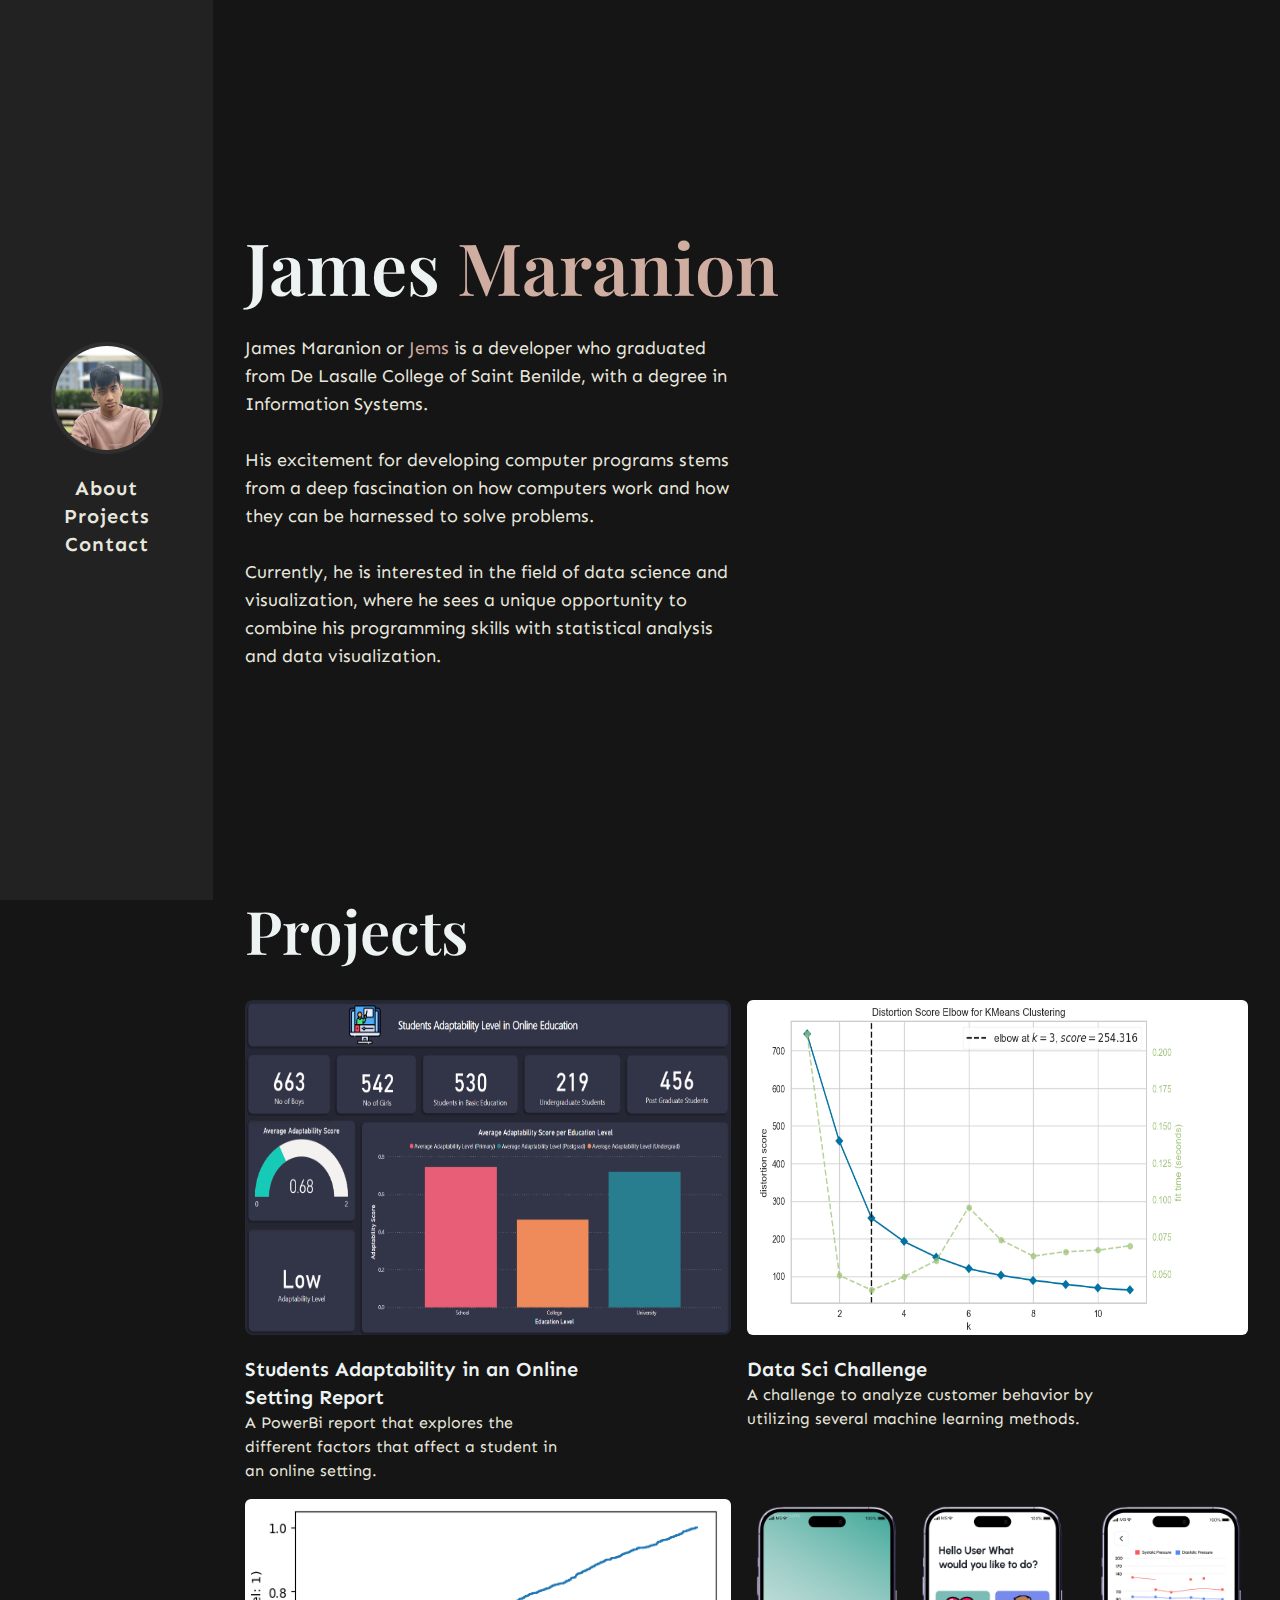
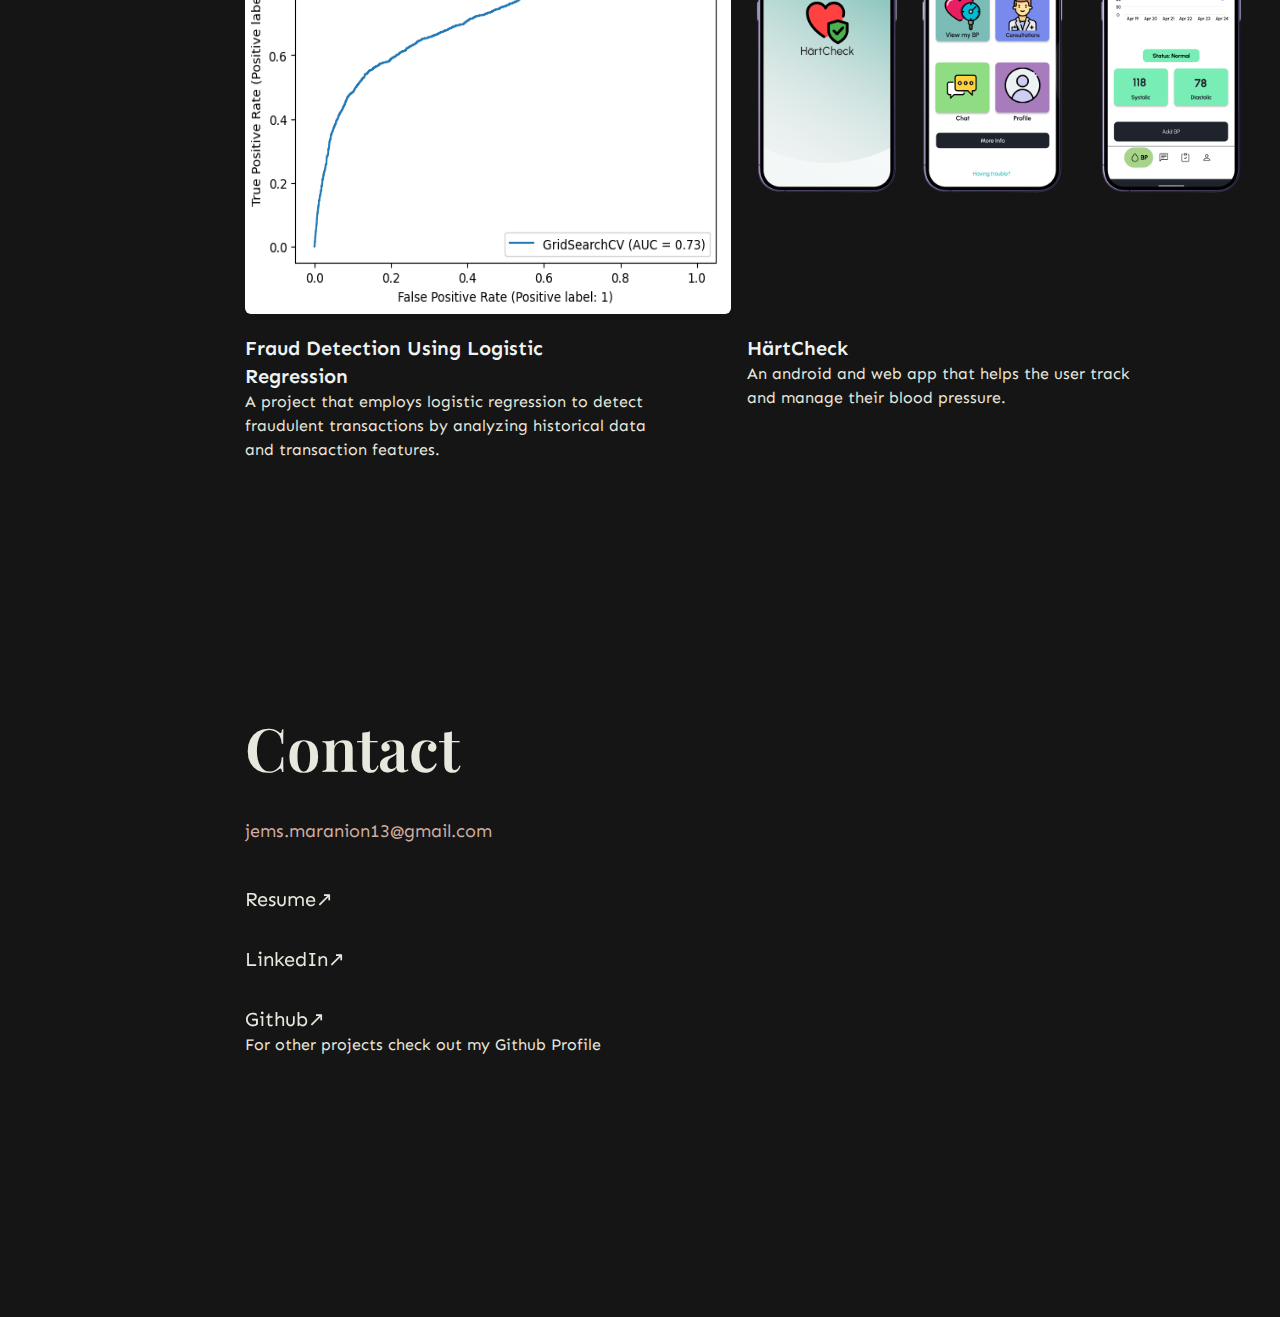
<file: index.html>
<!DOCTYPE html>
<html lang="en" class="scroll-smooth">
<head>
    <meta charset="UTF-8">
    <meta http-equiv="X-UA-Compatible" content="IE=edge">
    <meta name="viewport" content="width=device-width, initial-scale=1.0">
    <title>James Maranion</title>
    <link rel="stylesheet" href="style.css">
    <link href="https://fonts.googleapis.com/css2?family=Sen:wght@400..800&display=swap" rel="stylesheet">
    <link href="https://fonts.googleapis.com/css2?family=Playfair+Display:ital,wght@0,400..900;1,400..900&display=swap" rel="stylesheet">
</head>
<body class="bg-dark flex flex-col lg:flex-row">
    <nav class="bg-lighter-dark flex flex-col items-center justify-center relative top-0 rounded-b-2xl h-32 w-screen  lg:rounded-none lg:sticky lg:w-1/6 lg:h-screen">

        <div class="wrapper flex flex-row lg:flex-col w-screen ml-8 lg:ml-0 lg:w-5/6">

            <div class="img-container items-center justify-center w-1/6 lg:w-full hidden sm:flex">

                <img class="border-dark-border rounded-full overflow-hidden border-solid border-4 m-auto w-28 h-28" src="img/profile_pic.jpg" alt="lmao">
                
            </div>

            <div class="hyperlinks text-light font-sen items-center justify-center sm:justify-end mr-12 lg:mr-0 lg:justify-center flex lg:flex-col space-x-5 lg:space-x-0 w-full lg:mt-5">

                <a class="text-xl font-semibold tracking-wider z-10 transition-colors duration-200 hover:text-light-pink" href="#about">About</a>

                <a class="text-xl font-semibold tracking-wider z-10 transition-colors duration-200 hover:text-light-pink" href="#projects">Projects</a>

                <a class="text-xl font-semibold tracking-wider z-10 transition-colors duration-200 hover:text-light-pink" href="#contact">Contact</a>

        </div>

    </nav>
    
    <main class="w-screen lg:w-5/6 flex flex-col ">

         <section class="about font-sen text-light ml-8 mr-8 flex flex-col h-auto lg:h-screen mt-16 lg:mt-0 lg:justify-center" id="about">

            <h1 class="font-playfair text-white text-7xl font-semibold">
                James 
                <span class="text-light-pink">Maranion</span>
            </h1>

            <p class="first mt-8 text-lg sm:w-4/5 lg:w-1/2">
                James Maranion or  
                <span class="text-light-pink">Jems</span> is a developer who graduated from
                De Lasalle College of Saint Benilde, with a degree in Information Systems. <br> <br>
                His excitement for developing computer programs stems from a deep fascination on how 
                computers work and how they can be harnessed to solve problems. 
                <br><br>
                Currently, he is interested in the field of data science and visualization, where he sees a unique opportunity 
                to combine his programming skills with statistical analysis and data visualization. 
                
            </p>
         </section>
         <section class="projects font-sen text-white h-auto mt-20 lg:mt-0  ml-8 mr-8" id="projects">
            <h1 class="font-playfair text-6xl font-semibold mb-10">Projects</h1>

            <div class="project_area h-auto grid grid-rows-none lg:grid-cols-2">
                
                <div class="project_card"> 
                    <div class="img-div lg:h-4/5 overflow-hidden lg:mr-4">
                        <a href="project.html?project=1" class="project-link">
                            <img  class="rounded-lg h-full w-full ease-in duration-150 hover:scale-110" src="img/finals_pic.PNG" alt="">
                        </a>
                        
                    </div>
                    
                    <div class="text-area lg:w-2/3 mt-5">
                        <h1 class="font-sen text-xl font-semibold text-white">Students Adaptability in an Online Setting Report</h1>
                        <p class="font-sen text-base text-light">
                            A PowerBi report that explores the different factors that affect a student in an online setting.
                        </p>
                    </div>
                    
                </div>

                <div class="project_card mt-10 lg:mt-0">
                    <div class="img-div lg:h-4/5 overflow-hidden">
                        <a href="project.html?project=2" class="project-link">
                            <img  class="rounded-md h-full w-full ease-in duration-150 hover:scale-110" src="img/datachall.PNG" alt="">
                        </a>
                        
                    </div>
                    
                    <div class="text-area w-4/5 mt-5">
                        <h1 class="font-sen text-xl font-semibold text-white">Data Sci Challenge</h1>
                        <p class="font-sen text-base text-light">
                            A challenge to analyze customer behavior by utilizing several machine learning methods.
                            
                        </p>
                    </div>
                </div>

            </div>

            <div class="project_area_2 h-auto grid lg:mt-20 lg:grid-cols-2">

                <div class="project_card mt-10 lg:mt-0">
                    <div class="img-div lg:h-4/5 lg:mr-4 overflow-hidden">
                        <a href="project.html?project=3" class="project-link">
                            <img  class="rounded-md h-full w-full ease-in duration-150 hover:scale-110" src="img/fraud_pic.PNG" alt="">
                        </a>
                        
                    </div>
                    
                    <div class="text-area w-4/5 mt-5">
                        <h1 class="font-sen text-xl font-semibold text-white">Fraud Detection Using Logistic Regression</h1>
                        <p class="font-sen text-base text-light">
                            A project that employs logistic regression to detect fraudulent transactions by analyzing historical data and transaction features.
                        </p>
                    </div>
                </div>

                <div class="project_card mt-10 lg:mt-0">
                    <div class="img-div lg:h-4/5 overflow-hidden">
                        <a href="project.html?project=4" class="project-link">
                            <img  class="rounded-md lg:w-full ease-in duration-150 hover:scale-110" src="img/hartcheck.png" alt="">
                        </a>
                        
                    </div>
                    
                    <div class="text-area w-4/5 mt-5 ">
                        <h1 class="font-sen text-xl font-semibold text-white">HärtCheck</h1>
                        <p class="font-sen text-base text-light">
                            An android and web app that helps the user track and manage their blood pressure.
                        </p>
                    </div>
                </div>
                
            </div>

         </section>
         <section class="about font-sen text-light h-full lg:h-screen flex flex-col lg:justify-center mt-36 lg:mt-0 mb-36 lg:mb-0 ml-8 mr-8" id="contact">
            <h1 class="font-playfair text-6xl font-semibold mt-10">Contact</h1>
            <p class="email mt-10 text-light-pink text-lg">
                jems.maranion13@gmail.com
            </p>
            <a href="assets/resume.pdf" class="text-light dl-resume text-xl mt-10 z-10 transition-colors duration-200 hover:text-light-pink">Resume↗</a>
            <a href="https://www.linkedin.com/in/james-maranion-087727253/" class="dl-resume text-light text-xl mt-8 z-10 transition-colors duration-200 hover:text-light-pink">LinkedIn↗</a>
            <a href="https://github.com/JemsIzHere" class="dl-resume text-light text-xl mt-8 z-10 transition-colors duration-200 hover:text-light-pink">Github↗</a>
            <p>For other projects check out my Github Profile</p>
         </section>
            

    </main>

</body>
</html>
</file>
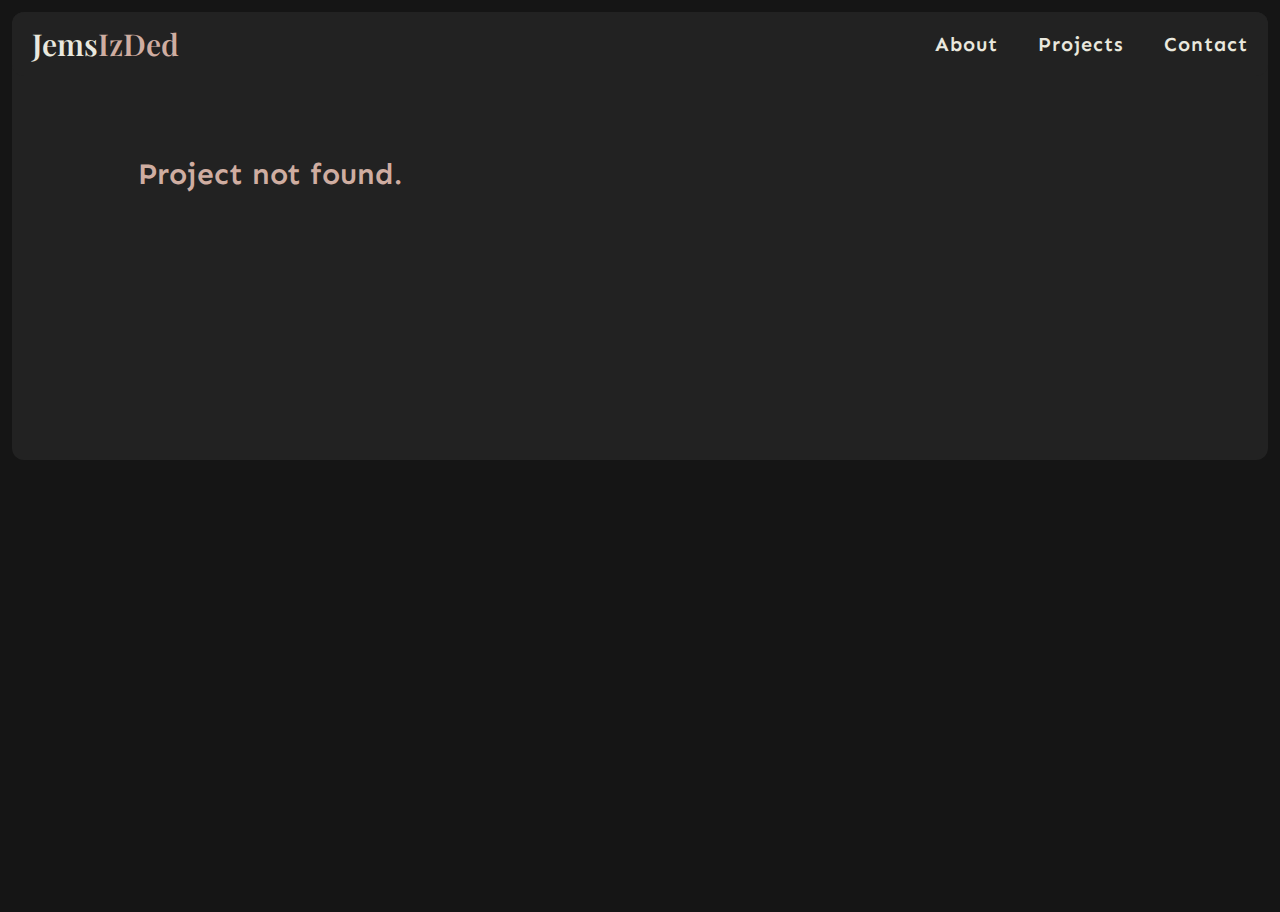
<file: project.html>
<!DOCTYPE html>
<html lang="en">
<head>
    <meta charset="UTF-8">
    <meta name="viewport" content="width=device-width, initial-scale=1.0">
    <title>Project</title>
    <link rel="stylesheet" href="style.css">
    <link href="https://fonts.googleapis.com/css2?family=Sen:wght@400..800&display=swap" rel="stylesheet">
    <link href="https://fonts.googleapis.com/css2?family=Playfair+Display:ital,wght@0,400..900;1,400..900&display=swap" rel="stylesheet">
</head>
<body class="bg-dark h-screen">
    <main class="bg-lighter-dark rounded-xl m-3 h-auto">
        <nav class="xs:bg-lighter-dark rounded-xl flex flex-col xs:flex-row items-center justify-center xs:sticky top-0 h-32 xs:h-16">
            <div class="wrapper xs:grid xs:grid-cols-2 xs:justify-center w-full">
                <a href="index.html"><h1 class="text-light font-playfair font-semibold text-3xl ml-8 mr-8 xs:ml-5 xs:mr-5 xs:text-left mb-10 xs:mb-0">Jems<span class="text-light-pink">IzDed</span></h1></a>
                
                <div class="hyperlinks flex flex-row items-center justify-center xs:justify-end font-sen text-light mr-3 xs:mr-5 space-x-10">
    
                    <a class="text-xl font-semibold tracking-wider z-10 transition-colors duration-200 hover:text-light-pink" href="index.html#about">About</a>
    
                    <a class="text-xl font-semibold tracking-wider z-10 transition-colors duration-200 hover:text-light-pink" href="index.html#projects">Projects</a>
    
                    <a class="text-xl font-semibold tracking-wider z-10 transition-colors duration-200 hover:text-light-pink" href="index.html#contact">Contact</a>
    
                </div>

            </div>
    
        </nav>

        <section id="content" class="mt-32 sm:mt-20 flex flex-row justify-center ">
            
            <div class="main-content flex flex-col w-4/5 mb-40">

                <div id="project_header" class="flex sm:flex-row flex-col sm:flex-none mb-8 sm:mb-5">
                    <div id="project_title" class="w-full sm:w-5/6">
                        <h1 id="title" class="font-sen text-2xl sm:text-3xl font-semibold text-light-pink mb-5 sm:mb-2"></h1>
                        <p id="location" class="font-sen text-base text-light"></p>
                    </div>
                    <div class="flex sm:flex-row-reverse sm:items-end sm:w-1/2">
                        <p id="date" class="font-sen text-base text-light"></p>
                    </div>
                </div>
                
                <div id="img" class="w-full overflow-hidden flex flex-row justify-center">
    
                </div>
    
                <div id="project_description" class="mt-10 font-sen flex flex-col lg:flex-row">
                    <div class="desc w-full lg:w-3/5">
                        <div id="description_header" class="text-white text-lg lg:text-2xl font-medium"></div>
                        <div id="description" class="text-light mt-4"></div>
                    </div>
                    
                    <div id="others" class=" text-white w-full lg:w-2/5">
                        <div class="other_info mt-10 lg:ml-32">
                            <div id="contribution" class="mb-4"></div>
                            <div id="repository" class="mb-2 transition-colors duration-200 hover:text-light-pink"></div>
                            <div id="dataset" class="mb-2 transition-colors duration-200 hover:text-light-pink"></div>
                            <div id="references" class="mb-2 transition-colors duration-200 hover:text-light-pink"></div>
                            <div id="pres" class="mb-2 transition-colors duration-200 hover:text-light-pink"></div>
                        </div>
                    </div>
                </div>
    
            </div>
        </section>

    </main>
    
    <script src="script.js"></script>
</body>
</html>
</file>
<file: style.css>
*, ::before, ::after {
  --tw-border-spacing-x: 0;
  --tw-border-spacing-y: 0;
  --tw-translate-x: 0;
  --tw-translate-y: 0;
  --tw-rotate: 0;
  --tw-skew-x: 0;
  --tw-skew-y: 0;
  --tw-scale-x: 1;
  --tw-scale-y: 1;
  --tw-pan-x:  ;
  --tw-pan-y:  ;
  --tw-pinch-zoom:  ;
  --tw-scroll-snap-strictness: proximity;
  --tw-gradient-from-position:  ;
  --tw-gradient-via-position:  ;
  --tw-gradient-to-position:  ;
  --tw-ordinal:  ;
  --tw-slashed-zero:  ;
  --tw-numeric-figure:  ;
  --tw-numeric-spacing:  ;
  --tw-numeric-fraction:  ;
  --tw-ring-inset:  ;
  --tw-ring-offset-width: 0px;
  --tw-ring-offset-color: #fff;
  --tw-ring-color: rgb(59 130 246 / 0.5);
  --tw-ring-offset-shadow: 0 0 #0000;
  --tw-ring-shadow: 0 0 #0000;
  --tw-shadow: 0 0 #0000;
  --tw-shadow-colored: 0 0 #0000;
  --tw-blur:  ;
  --tw-brightness:  ;
  --tw-contrast:  ;
  --tw-grayscale:  ;
  --tw-hue-rotate:  ;
  --tw-invert:  ;
  --tw-saturate:  ;
  --tw-sepia:  ;
  --tw-drop-shadow:  ;
  --tw-backdrop-blur:  ;
  --tw-backdrop-brightness:  ;
  --tw-backdrop-contrast:  ;
  --tw-backdrop-grayscale:  ;
  --tw-backdrop-hue-rotate:  ;
  --tw-backdrop-invert:  ;
  --tw-backdrop-opacity:  ;
  --tw-backdrop-saturate:  ;
  --tw-backdrop-sepia:  ;
  --tw-contain-size:  ;
  --tw-contain-layout:  ;
  --tw-contain-paint:  ;
  --tw-contain-style:  ;
}

::backdrop {
  --tw-border-spacing-x: 0;
  --tw-border-spacing-y: 0;
  --tw-translate-x: 0;
  --tw-translate-y: 0;
  --tw-rotate: 0;
  --tw-skew-x: 0;
  --tw-skew-y: 0;
  --tw-scale-x: 1;
  --tw-scale-y: 1;
  --tw-pan-x:  ;
  --tw-pan-y:  ;
  --tw-pinch-zoom:  ;
  --tw-scroll-snap-strictness: proximity;
  --tw-gradient-from-position:  ;
  --tw-gradient-via-position:  ;
  --tw-gradient-to-position:  ;
  --tw-ordinal:  ;
  --tw-slashed-zero:  ;
  --tw-numeric-figure:  ;
  --tw-numeric-spacing:  ;
  --tw-numeric-fraction:  ;
  --tw-ring-inset:  ;
  --tw-ring-offset-width: 0px;
  --tw-ring-offset-color: #fff;
  --tw-ring-color: rgb(59 130 246 / 0.5);
  --tw-ring-offset-shadow: 0 0 #0000;
  --tw-ring-shadow: 0 0 #0000;
  --tw-shadow: 0 0 #0000;
  --tw-shadow-colored: 0 0 #0000;
  --tw-blur:  ;
  --tw-brightness:  ;
  --tw-contrast:  ;
  --tw-grayscale:  ;
  --tw-hue-rotate:  ;
  --tw-invert:  ;
  --tw-saturate:  ;
  --tw-sepia:  ;
  --tw-drop-shadow:  ;
  --tw-backdrop-blur:  ;
  --tw-backdrop-brightness:  ;
  --tw-backdrop-contrast:  ;
  --tw-backdrop-grayscale:  ;
  --tw-backdrop-hue-rotate:  ;
  --tw-backdrop-invert:  ;
  --tw-backdrop-opacity:  ;
  --tw-backdrop-saturate:  ;
  --tw-backdrop-sepia:  ;
  --tw-contain-size:  ;
  --tw-contain-layout:  ;
  --tw-contain-paint:  ;
  --tw-contain-style:  ;
}

/*
! tailwindcss v3.4.12 | MIT License | https://tailwindcss.com
*/

/*
1. Prevent padding and border from affecting element width. (https://github.com/mozdevs/cssremedy/issues/4)
2. Allow adding a border to an element by just adding a border-width. (https://github.com/tailwindcss/tailwindcss/pull/116)
*/

*,
::before,
::after {
  box-sizing: border-box;
  /* 1 */
  border-width: 0;
  /* 2 */
  border-style: solid;
  /* 2 */
  border-color: currentColor;
  /* 2 */
}

::before,
::after {
  --tw-content: '';
}

/*
1. Use a consistent sensible line-height in all browsers.
2. Prevent adjustments of font size after orientation changes in iOS.
3. Use a more readable tab size.
4. Use the user's configured `sans` font-family by default.
5. Use the user's configured `sans` font-feature-settings by default.
6. Use the user's configured `sans` font-variation-settings by default.
7. Disable tap highlights on iOS
*/

html,
:host {
  line-height: 1.5;
  /* 1 */
  -webkit-text-size-adjust: 100%;
  /* 2 */
  -moz-tab-size: 4;
  /* 3 */
  -o-tab-size: 4;
     tab-size: 4;
  /* 3 */
  font-family: ui-sans-serif, system-ui, sans-serif, "Apple Color Emoji", "Segoe UI Emoji", "Segoe UI Symbol", "Noto Color Emoji";
  /* 4 */
  font-feature-settings: normal;
  /* 5 */
  font-variation-settings: normal;
  /* 6 */
  -webkit-tap-highlight-color: transparent;
  /* 7 */
}

/*
1. Remove the margin in all browsers.
2. Inherit line-height from `html` so users can set them as a class directly on the `html` element.
*/

body {
  margin: 0;
  /* 1 */
  line-height: inherit;
  /* 2 */
}

/*
1. Add the correct height in Firefox.
2. Correct the inheritance of border color in Firefox. (https://bugzilla.mozilla.org/show_bug.cgi?id=190655)
3. Ensure horizontal rules are visible by default.
*/

hr {
  height: 0;
  /* 1 */
  color: inherit;
  /* 2 */
  border-top-width: 1px;
  /* 3 */
}

/*
Add the correct text decoration in Chrome, Edge, and Safari.
*/

abbr:where([title]) {
  -webkit-text-decoration: underline dotted;
          text-decoration: underline dotted;
}

/*
Remove the default font size and weight for headings.
*/

h1,
h2,
h3,
h4,
h5,
h6 {
  font-size: inherit;
  font-weight: inherit;
}

/*
Reset links to optimize for opt-in styling instead of opt-out.
*/

a {
  color: inherit;
  text-decoration: inherit;
}

/*
Add the correct font weight in Edge and Safari.
*/

b,
strong {
  font-weight: bolder;
}

/*
1. Use the user's configured `mono` font-family by default.
2. Use the user's configured `mono` font-feature-settings by default.
3. Use the user's configured `mono` font-variation-settings by default.
4. Correct the odd `em` font sizing in all browsers.
*/

code,
kbd,
samp,
pre {
  font-family: ui-monospace, SFMono-Regular, Menlo, Monaco, Consolas, "Liberation Mono", "Courier New", monospace;
  /* 1 */
  font-feature-settings: normal;
  /* 2 */
  font-variation-settings: normal;
  /* 3 */
  font-size: 1em;
  /* 4 */
}

/*
Add the correct font size in all browsers.
*/

small {
  font-size: 80%;
}

/*
Prevent `sub` and `sup` elements from affecting the line height in all browsers.
*/

sub,
sup {
  font-size: 75%;
  line-height: 0;
  position: relative;
  vertical-align: baseline;
}

sub {
  bottom: -0.25em;
}

sup {
  top: -0.5em;
}

/*
1. Remove text indentation from table contents in Chrome and Safari. (https://bugs.chromium.org/p/chromium/issues/detail?id=999088, https://bugs.webkit.org/show_bug.cgi?id=201297)
2. Correct table border color inheritance in all Chrome and Safari. (https://bugs.chromium.org/p/chromium/issues/detail?id=935729, https://bugs.webkit.org/show_bug.cgi?id=195016)
3. Remove gaps between table borders by default.
*/

table {
  text-indent: 0;
  /* 1 */
  border-color: inherit;
  /* 2 */
  border-collapse: collapse;
  /* 3 */
}

/*
1. Change the font styles in all browsers.
2. Remove the margin in Firefox and Safari.
3. Remove default padding in all browsers.
*/

button,
input,
optgroup,
select,
textarea {
  font-family: inherit;
  /* 1 */
  font-feature-settings: inherit;
  /* 1 */
  font-variation-settings: inherit;
  /* 1 */
  font-size: 100%;
  /* 1 */
  font-weight: inherit;
  /* 1 */
  line-height: inherit;
  /* 1 */
  letter-spacing: inherit;
  /* 1 */
  color: inherit;
  /* 1 */
  margin: 0;
  /* 2 */
  padding: 0;
  /* 3 */
}

/*
Remove the inheritance of text transform in Edge and Firefox.
*/

button,
select {
  text-transform: none;
}

/*
1. Correct the inability to style clickable types in iOS and Safari.
2. Remove default button styles.
*/

button,
input:where([type='button']),
input:where([type='reset']),
input:where([type='submit']) {
  -webkit-appearance: button;
  /* 1 */
  background-color: transparent;
  /* 2 */
  background-image: none;
  /* 2 */
}

/*
Use the modern Firefox focus style for all focusable elements.
*/

:-moz-focusring {
  outline: auto;
}

/*
Remove the additional `:invalid` styles in Firefox. (https://github.com/mozilla/gecko-dev/blob/2f9eacd9d3d995c937b4251a5557d95d494c9be1/layout/style/res/forms.css#L728-L737)
*/

:-moz-ui-invalid {
  box-shadow: none;
}

/*
Add the correct vertical alignment in Chrome and Firefox.
*/

progress {
  vertical-align: baseline;
}

/*
Correct the cursor style of increment and decrement buttons in Safari.
*/

::-webkit-inner-spin-button,
::-webkit-outer-spin-button {
  height: auto;
}

/*
1. Correct the odd appearance in Chrome and Safari.
2. Correct the outline style in Safari.
*/

[type='search'] {
  -webkit-appearance: textfield;
  /* 1 */
  outline-offset: -2px;
  /* 2 */
}

/*
Remove the inner padding in Chrome and Safari on macOS.
*/

::-webkit-search-decoration {
  -webkit-appearance: none;
}

/*
1. Correct the inability to style clickable types in iOS and Safari.
2. Change font properties to `inherit` in Safari.
*/

::-webkit-file-upload-button {
  -webkit-appearance: button;
  /* 1 */
  font: inherit;
  /* 2 */
}

/*
Add the correct display in Chrome and Safari.
*/

summary {
  display: list-item;
}

/*
Removes the default spacing and border for appropriate elements.
*/

blockquote,
dl,
dd,
h1,
h2,
h3,
h4,
h5,
h6,
hr,
figure,
p,
pre {
  margin: 0;
}

fieldset {
  margin: 0;
  padding: 0;
}

legend {
  padding: 0;
}

ol,
ul,
menu {
  list-style: none;
  margin: 0;
  padding: 0;
}

/*
Reset default styling for dialogs.
*/

dialog {
  padding: 0;
}

/*
Prevent resizing textareas horizontally by default.
*/

textarea {
  resize: vertical;
}

/*
1. Reset the default placeholder opacity in Firefox. (https://github.com/tailwindlabs/tailwindcss/issues/3300)
2. Set the default placeholder color to the user's configured gray 400 color.
*/

input::-moz-placeholder, textarea::-moz-placeholder {
  opacity: 1;
  /* 1 */
  color: #9ca3af;
  /* 2 */
}

input::placeholder,
textarea::placeholder {
  opacity: 1;
  /* 1 */
  color: #9ca3af;
  /* 2 */
}

/*
Set the default cursor for buttons.
*/

button,
[role="button"] {
  cursor: pointer;
}

/*
Make sure disabled buttons don't get the pointer cursor.
*/

:disabled {
  cursor: default;
}

/*
1. Make replaced elements `display: block` by default. (https://github.com/mozdevs/cssremedy/issues/14)
2. Add `vertical-align: middle` to align replaced elements more sensibly by default. (https://github.com/jensimmons/cssremedy/issues/14#issuecomment-634934210)
   This can trigger a poorly considered lint error in some tools but is included by design.
*/

img,
svg,
video,
canvas,
audio,
iframe,
embed,
object {
  display: block;
  /* 1 */
  vertical-align: middle;
  /* 2 */
}

/*
Constrain images and videos to the parent width and preserve their intrinsic aspect ratio. (https://github.com/mozdevs/cssremedy/issues/14)
*/

img,
video {
  max-width: 100%;
  height: auto;
}

/* Make elements with the HTML hidden attribute stay hidden by default */

[hidden] {
  display: none;
}

.relative {
  position: relative;
}

.top-0 {
  top: 0px;
}

.z-10 {
  z-index: 10;
}

.m-3 {
  margin: 0.75rem;
}

.m-auto {
  margin: auto;
}

.mb-10 {
  margin-bottom: 2.5rem;
}

.mb-2 {
  margin-bottom: 0.5rem;
}

.mb-36 {
  margin-bottom: 9rem;
}

.mb-4 {
  margin-bottom: 1rem;
}

.mb-40 {
  margin-bottom: 10rem;
}

.mb-5 {
  margin-bottom: 1.25rem;
}

.mb-8 {
  margin-bottom: 2rem;
}

.ml-8 {
  margin-left: 2rem;
}

.mr-12 {
  margin-right: 3rem;
}

.mr-3 {
  margin-right: 0.75rem;
}

.mr-8 {
  margin-right: 2rem;
}

.mt-10 {
  margin-top: 2.5rem;
}

.mt-16 {
  margin-top: 4rem;
}

.mt-20 {
  margin-top: 5rem;
}

.mt-32 {
  margin-top: 8rem;
}

.mt-36 {
  margin-top: 9rem;
}

.mt-4 {
  margin-top: 1rem;
}

.mt-5 {
  margin-top: 1.25rem;
}

.mt-8 {
  margin-top: 2rem;
}

.flex {
  display: flex;
}

.grid {
  display: grid;
}

.hidden {
  display: none;
}

.h-28 {
  height: 7rem;
}

.h-32 {
  height: 8rem;
}

.h-auto {
  height: auto;
}

.h-full {
  height: 100%;
}

.h-screen {
  height: 100vh;
}

.w-1\/6 {
  width: 16.666667%;
}

.w-28 {
  width: 7rem;
}

.w-4\/5 {
  width: 80%;
}

.w-full {
  width: 100%;
}

.w-screen {
  width: 100vw;
}

.grid-rows-none {
  grid-template-rows: none;
}

.flex-row {
  flex-direction: row;
}

.flex-col {
  flex-direction: column;
}

.items-center {
  align-items: center;
}

.justify-center {
  justify-content: center;
}

.space-x-10 > :not([hidden]) ~ :not([hidden]) {
  --tw-space-x-reverse: 0;
  margin-right: calc(2.5rem * var(--tw-space-x-reverse));
  margin-left: calc(2.5rem * calc(1 - var(--tw-space-x-reverse)));
}

.space-x-5 > :not([hidden]) ~ :not([hidden]) {
  --tw-space-x-reverse: 0;
  margin-right: calc(1.25rem * var(--tw-space-x-reverse));
  margin-left: calc(1.25rem * calc(1 - var(--tw-space-x-reverse)));
}

.overflow-hidden {
  overflow: hidden;
}

.scroll-smooth {
  scroll-behavior: smooth;
}

.rounded-full {
  border-radius: 9999px;
}

.rounded-lg {
  border-radius: 0.5rem;
}

.rounded-md {
  border-radius: 0.375rem;
}

.rounded-xl {
  border-radius: 0.75rem;
}

.rounded-b-2xl {
  border-bottom-right-radius: 1rem;
  border-bottom-left-radius: 1rem;
}

.border-4 {
  border-width: 4px;
}

.border-solid {
  border-style: solid;
}

.border-dark-border {
  --tw-border-opacity: 1;
  border-color: rgb(47 47 47 / var(--tw-border-opacity));
}

.bg-dark {
  --tw-bg-opacity: 1;
  background-color: rgb(21 21 21 / var(--tw-bg-opacity));
}

.bg-lighter-dark {
  --tw-bg-opacity: 1;
  background-color: rgb(34 34 34 / var(--tw-bg-opacity));
}

.font-playfair {
  font-family: Playfair Display, serif;
}

.font-sen {
  font-family: Sen, sans-serif;
}

.text-2xl {
  font-size: 1.5rem;
  line-height: 2rem;
}

.text-3xl {
  font-size: 1.875rem;
  line-height: 2.25rem;
}

.text-6xl {
  font-size: 3.75rem;
  line-height: 1;
}

.text-7xl {
  font-size: 4.5rem;
  line-height: 1;
}

.text-base {
  font-size: 1rem;
  line-height: 1.5rem;
}

.text-lg {
  font-size: 1.125rem;
  line-height: 1.75rem;
}

.text-xl {
  font-size: 1.25rem;
  line-height: 1.75rem;
}

.font-medium {
  font-weight: 500;
}

.font-semibold {
  font-weight: 600;
}

.tracking-wider {
  letter-spacing: 0.05em;
}

.text-light {
  --tw-text-opacity: 1;
  color: rgb(233 232 222 / var(--tw-text-opacity));
}

.text-light-pink {
  --tw-text-opacity: 1;
  color: rgb(207 173 161 / var(--tw-text-opacity));
}

.text-white {
  --tw-text-opacity: 1;
  color: rgb(237 243 243 / var(--tw-text-opacity));
}

.transition-colors {
  transition-property: color, background-color, border-color, text-decoration-color, fill, stroke;
  transition-timing-function: cubic-bezier(0.4, 0, 0.2, 1);
  transition-duration: 150ms;
}

.duration-150 {
  transition-duration: 150ms;
}

.duration-200 {
  transition-duration: 200ms;
}

.ease-in {
  transition-timing-function: cubic-bezier(0.4, 0, 1, 1);
}

.hover\:scale-110:hover {
  --tw-scale-x: 1.1;
  --tw-scale-y: 1.1;
  transform: translate(var(--tw-translate-x), var(--tw-translate-y)) rotate(var(--tw-rotate)) skewX(var(--tw-skew-x)) skewY(var(--tw-skew-y)) scaleX(var(--tw-scale-x)) scaleY(var(--tw-scale-y));
}

.hover\:text-light-pink:hover {
  --tw-text-opacity: 1;
  color: rgb(207 173 161 / var(--tw-text-opacity));
}

@media (min-width: 560px) {
  .xs\:sticky {
    position: sticky;
  }

  .xs\:mb-0 {
    margin-bottom: 0px;
  }

  .xs\:ml-5 {
    margin-left: 1.25rem;
  }

  .xs\:mr-5 {
    margin-right: 1.25rem;
  }

  .xs\:grid {
    display: grid;
  }

  .xs\:h-16 {
    height: 4rem;
  }

  .xs\:grid-cols-2 {
    grid-template-columns: repeat(2, minmax(0, 1fr));
  }

  .xs\:flex-row {
    flex-direction: row;
  }

  .xs\:justify-end {
    justify-content: flex-end;
  }

  .xs\:justify-center {
    justify-content: center;
  }

  .xs\:bg-lighter-dark {
    --tw-bg-opacity: 1;
    background-color: rgb(34 34 34 / var(--tw-bg-opacity));
  }

  .xs\:text-left {
    text-align: left;
  }
}

@media (min-width: 640px) {
  .sm\:mb-2 {
    margin-bottom: 0.5rem;
  }

  .sm\:mb-5 {
    margin-bottom: 1.25rem;
  }

  .sm\:mt-20 {
    margin-top: 5rem;
  }

  .sm\:flex {
    display: flex;
  }

  .sm\:w-1\/2 {
    width: 50%;
  }

  .sm\:w-4\/5 {
    width: 80%;
  }

  .sm\:w-5\/6 {
    width: 83.333333%;
  }

  .sm\:flex-none {
    flex: none;
  }

  .sm\:flex-row {
    flex-direction: row;
  }

  .sm\:flex-row-reverse {
    flex-direction: row-reverse;
  }

  .sm\:items-end {
    align-items: flex-end;
  }

  .sm\:justify-end {
    justify-content: flex-end;
  }

  .sm\:text-3xl {
    font-size: 1.875rem;
    line-height: 2.25rem;
  }
}

@media (min-width: 1024px) {
  .lg\:sticky {
    position: sticky;
  }

  .lg\:mb-0 {
    margin-bottom: 0px;
  }

  .lg\:ml-0 {
    margin-left: 0px;
  }

  .lg\:mr-0 {
    margin-right: 0px;
  }

  .lg\:mr-4 {
    margin-right: 1rem;
  }

  .lg\:mt-0 {
    margin-top: 0px;
  }

  .lg\:mt-20 {
    margin-top: 5rem;
  }

  .lg\:mt-5 {
    margin-top: 1.25rem;
  }

  .lg\:ml-32 {
    margin-left: 8rem;
  }

  .lg\:h-4\/5 {
    height: 80%;
  }

  .lg\:h-screen {
    height: 100vh;
  }

  .lg\:w-1\/2 {
    width: 50%;
  }

  .lg\:w-1\/6 {
    width: 16.666667%;
  }

  .lg\:w-2\/3 {
    width: 66.666667%;
  }

  .lg\:w-5\/6 {
    width: 83.333333%;
  }

  .lg\:w-full {
    width: 100%;
  }

  .lg\:w-2\/5 {
    width: 40%;
  }

  .lg\:w-3\/5 {
    width: 60%;
  }

  .lg\:grid-cols-2 {
    grid-template-columns: repeat(2, minmax(0, 1fr));
  }

  .lg\:flex-row {
    flex-direction: row;
  }

  .lg\:flex-col {
    flex-direction: column;
  }

  .lg\:justify-center {
    justify-content: center;
  }

  .lg\:space-x-0 > :not([hidden]) ~ :not([hidden]) {
    --tw-space-x-reverse: 0;
    margin-right: calc(0px * var(--tw-space-x-reverse));
    margin-left: calc(0px * calc(1 - var(--tw-space-x-reverse)));
  }

  .lg\:rounded-none {
    border-radius: 0px;
  }

  .lg\:text-2xl {
    font-size: 1.5rem;
    line-height: 2rem;
  }
}
</file>
